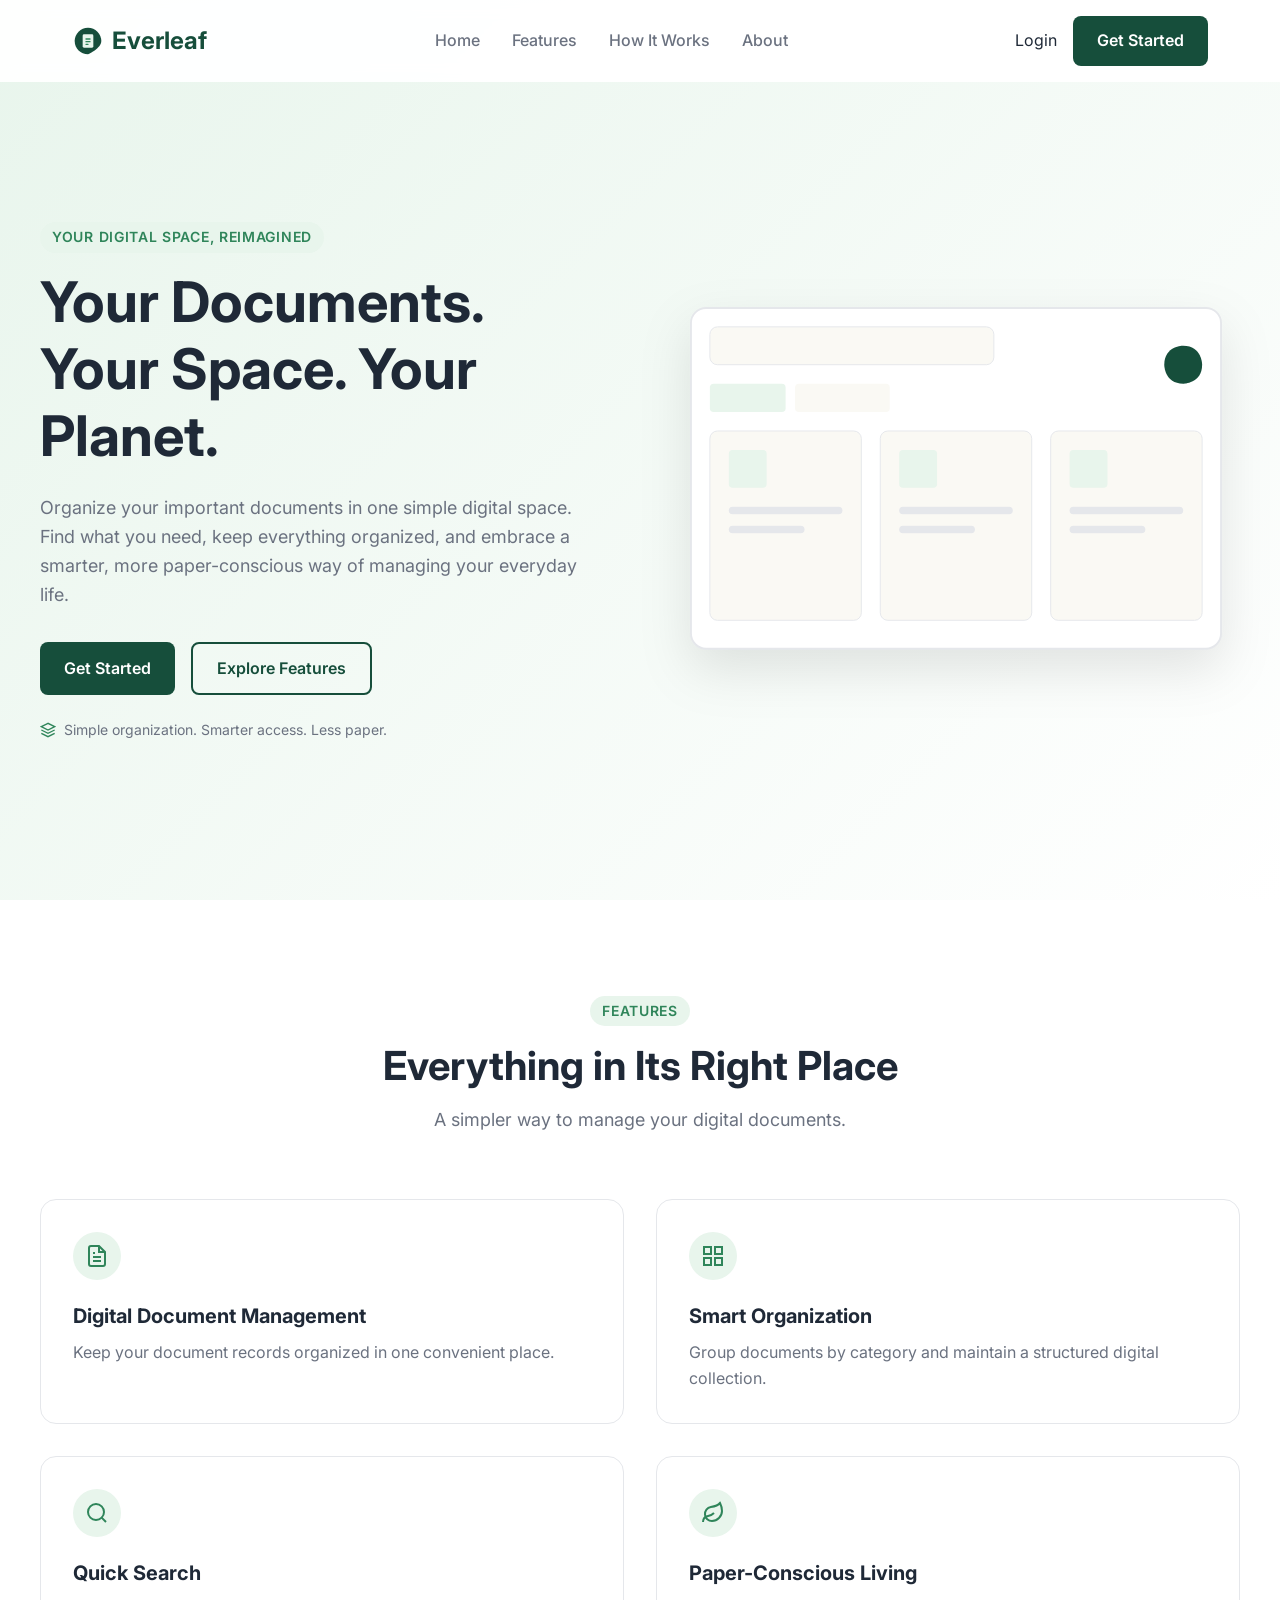
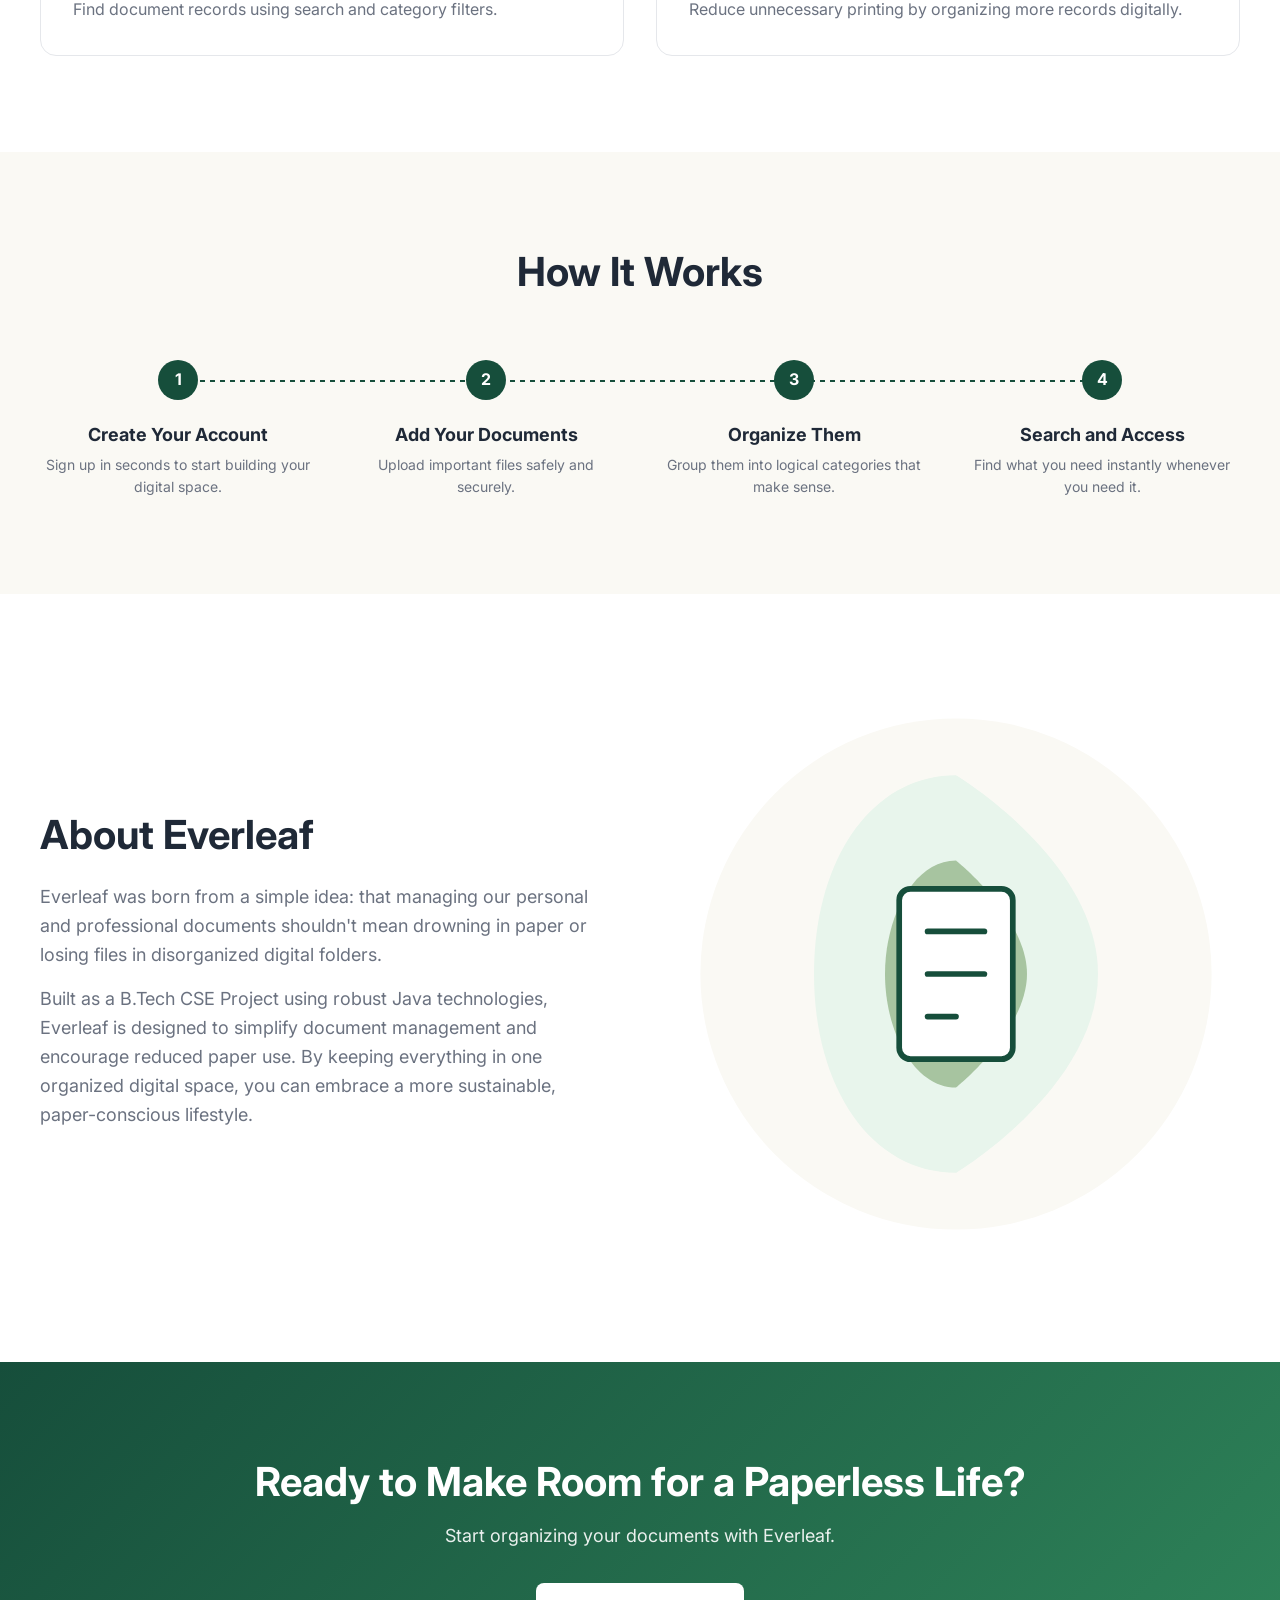
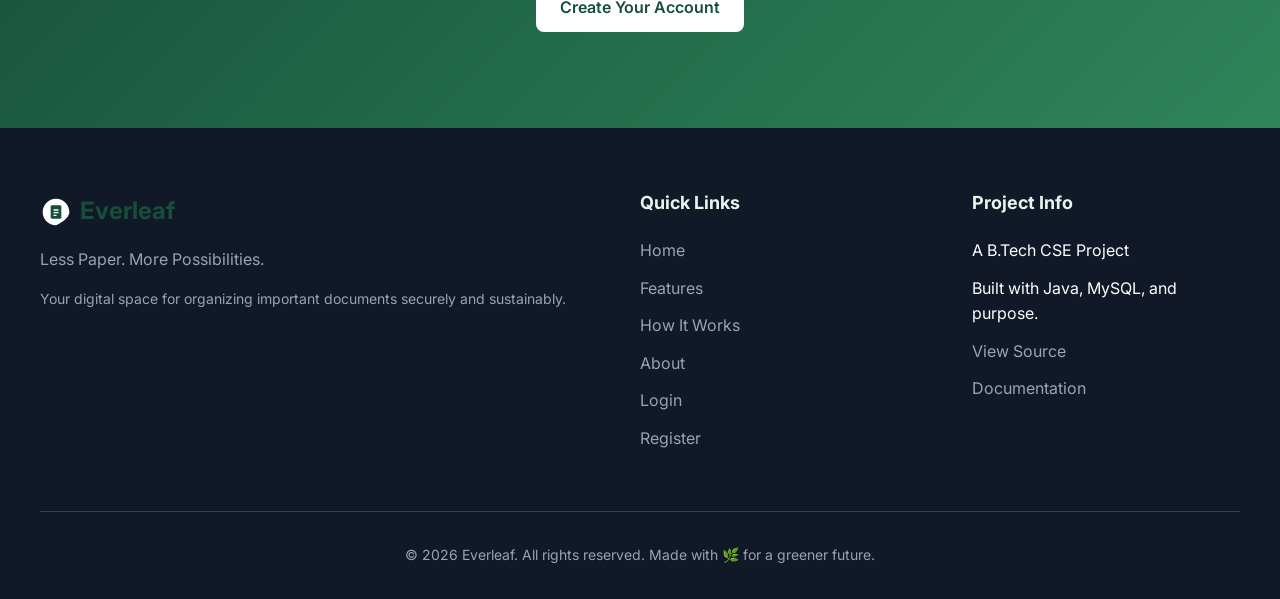
<file: src/main/webapp/index.html>
<!DOCTYPE html>
<html lang="en">
<head>
    <meta charset="UTF-8">
    <meta name="viewport" content="width=device-width, initial-scale=1.0">
    <title>Everleaf | Your Digital Space, Reimagined</title>
    <link rel="preconnect" href="https://fonts.googleapis.com">
    <link rel="preconnect" href="https://fonts.gstatic.com" crossorigin>
    <link href="https://fonts.googleapis.com/css2?family=Inter:wght@400;500;600;700&display=swap" rel="stylesheet">
    <link rel="stylesheet" href="css/landing.css">
</head>
<body>

    <!-- Navigation -->
    <nav class="navbar">
        <div class="nav-container">
            <a href="#" class="nav-brand">
                <svg viewBox="0 0 48 48" fill="none" xmlns="http://www.w3.org/2000/svg">
                    <!-- Leaf background -->
                    <path d="M24 4C12.954 4 4 12.954 4 24C4 35.046 12.954 44 24 44C24 44 44 35.046 44 24C44 12.954 35.046 4 24 4Z" fill="#164E3B"/>
                    <!-- Document overlay -->
                    <rect x="16" y="14" width="16" height="20" rx="2" fill="#E8F5EC"/>
                    <!-- Lines in document -->
                    <rect x="20" y="20" width="8" height="2" rx="1" fill="#2F855A"/>
                    <rect x="20" y="24" width="8" height="2" rx="1" fill="#2F855A"/>
                    <rect x="20" y="28" width="5" height="2" rx="1" fill="#2F855A"/>
                </svg>
                Everleaf
            </a>
            
            <button class="mobile-menu-btn">
                <svg width="24" height="24" viewBox="0 0 24 24" fill="none" stroke="currentColor" stroke-width="2" stroke-linecap="round" stroke-linejoin="round">
                    <line x1="3" y1="12" x2="21" y2="12"></line>
                    <line x1="3" y1="6" x2="21" y2="6"></line>
                    <line x1="3" y1="18" x2="21" y2="18"></line>
                </svg>
            </button>

            <ul class="nav-links">
                <li><a href="#">Home</a></li>
                <li><a href="#features">Features</a></li>
                <li><a href="#how-it-works">How It Works</a></li>
                <li><a href="#about">About</a></li>
            </ul>

            <div class="nav-actions">
                <a href="/everleaf/login" class="login-link">Login</a>
                <a href="/everleaf/register" class="btn btn-primary">Get Started</a>
            </div>
        </div>
    </nav>

    <!-- Hero Section -->
    <header class="hero">
        <div class="hero-container">
            <div class="hero-content fade-in">
                <span class="pill">YOUR DIGITAL SPACE, REIMAGINED</span>
                <h1>Your Documents. Your Space. Your Planet.</h1>
                <p>Organize your important documents in one simple digital space. Find what you need, keep everything organized, and embrace a smarter, more paper-conscious way of managing your everyday life.</p>
                <div class="hero-actions">
                    <a href="/everleaf/register" class="btn btn-primary">Get Started</a>
                    <a href="#features" class="btn btn-secondary">Explore Features</a>
                </div>
                <div class="hero-note">
                    <svg width="16" height="16" viewBox="0 0 24 24" fill="none" stroke="#2F855A" stroke-width="2">
                        <path d="M12 2L2 7l10 5 10-5-10-5zM2 17l10 5 10-5M2 12l10 5 10-5"/>
                    </svg>
                    Simple organization. Smarter access. Less paper.
                </div>
            </div>
            
            <div class="hero-image fade-in">
                <svg viewBox="0 0 600 400" fill="none" xmlns="http://www.w3.org/2000/svg">
                    <!-- Dashboard window -->
                    <rect x="20" y="20" width="560" height="360" rx="16" fill="white" stroke="#E5E7EB" stroke-width="2"/>
                    <!-- Search bar -->
                    <rect x="40" y="40" width="300" height="40" rx="8" fill="#FAF9F4" stroke="#E5E7EB"/>
                    <!-- Tabs -->
                    <rect x="40" y="100" width="80" height="30" rx="4" fill="#E8F5EC"/>
                    <rect x="130" y="100" width="100" height="30" rx="4" fill="#FAF9F4"/>
                    <!-- Document cards -->
                    <rect x="40" y="150" width="160" height="200" rx="8" fill="#FAF9F4" stroke="#E5E7EB"/>
                    <rect x="220" y="150" width="160" height="200" rx="8" fill="#FAF9F4" stroke="#E5E7EB"/>
                    <rect x="400" y="150" width="160" height="200" rx="8" fill="#FAF9F4" stroke="#E5E7EB"/>
                    <!-- Card contents -->
                    <rect x="60" y="170" width="40" height="40" rx="4" fill="#E8F5EC"/>
                    <rect x="60" y="230" width="120" height="8" rx="4" fill="#E5E7EB"/>
                    <rect x="60" y="250" width="80" height="8" rx="4" fill="#E5E7EB"/>

                    <rect x="240" y="170" width="40" height="40" rx="4" fill="#E8F5EC"/>
                    <rect x="240" y="230" width="120" height="8" rx="4" fill="#E5E7EB"/>
                    <rect x="240" y="250" width="80" height="8" rx="4" fill="#E5E7EB"/>
                    
                    <rect x="420" y="170" width="40" height="40" rx="4" fill="#E8F5EC"/>
                    <rect x="420" y="230" width="120" height="8" rx="4" fill="#E5E7EB"/>
                    <rect x="420" y="250" width="80" height="8" rx="4" fill="#E5E7EB"/>
                    
                    <!-- Small leaf accent -->
                    <path d="M540 60C540 60 520 60 520 80C520 80 520 100 540 100C540 100 560 100 560 80C560 80 560 60 540 60Z" fill="#164E3B"/>
                </svg>
            </div>
        </div>
    </header>

    <!-- Features Section -->
    <section id="features" class="features">
        <div class="section-header fade-in">
            <span class="pill">FEATURES</span>
            <h2>Everything in Its Right Place</h2>
            <p>A simpler way to manage your digital documents.</p>
        </div>

        <div class="features-grid">
            <div class="feature-card fade-in">
                <div class="feature-icon">
                    <svg width="24" height="24" viewBox="0 0 24 24" fill="none" stroke="currentColor" stroke-width="2">
                        <path d="M14 2H6a2 2 0 0 0-2 2v16a2 2 0 0 0 2 2h12a2 2 0 0 0 2-2V8z"></path>
                        <polyline points="14 2 14 8 20 8"></polyline>
                        <line x1="16" y1="13" x2="8" y2="13"></line>
                        <line x1="16" y1="17" x2="8" y2="17"></line>
                        <polyline points="10 9 9 9 8 9"></polyline>
                    </svg>
                </div>
                <h3>Digital Document Management</h3>
                <p>Keep your document records organized in one convenient place.</p>
            </div>

            <div class="feature-card fade-in">
                <div class="feature-icon">
                    <svg width="24" height="24" viewBox="0 0 24 24" fill="none" stroke="currentColor" stroke-width="2">
                        <rect x="3" y="3" width="7" height="7"></rect>
                        <rect x="14" y="3" width="7" height="7"></rect>
                        <rect x="14" y="14" width="7" height="7"></rect>
                        <rect x="3" y="14" width="7" height="7"></rect>
                    </svg>
                </div>
                <h3>Smart Organization</h3>
                <p>Group documents by category and maintain a structured digital collection.</p>
            </div>

            <div class="feature-card fade-in">
                <div class="feature-icon">
                    <svg width="24" height="24" viewBox="0 0 24 24" fill="none" stroke="currentColor" stroke-width="2">
                        <circle cx="11" cy="11" r="8"></circle>
                        <line x1="21" y1="21" x2="16.65" y2="16.65"></line>
                    </svg>
                </div>
                <h3>Quick Search</h3>
                <p>Find document records using search and category filters.</p>
            </div>

            <div class="feature-card fade-in">
                <div class="feature-icon">
                    <svg width="24" height="24" viewBox="0 0 24 24" fill="none" stroke="currentColor" stroke-width="2">
                        <path d="M11 20A7 7 0 0 1 9.8 6.1C15.5 5 17 4.48 19 2c1 2 2 4.18 2 8 0 5.5-4.78 10-10 10Z"></path>
                        <path d="M2 21c0-3 1.85-5.36 5.08-6C9.5 14.52 12 13 13 12"></path>
                    </svg>
                </div>
                <h3>Paper-Conscious Living</h3>
                <p>Reduce unnecessary printing by organizing more records digitally.</p>
            </div>
        </div>
    </section>

    <!-- How It Works Section -->
    <section id="how-it-works" class="how-it-works">
        <div class="section-header fade-in">
            <h2>How It Works</h2>
        </div>

        <div class="steps-container">
            <div class="step fade-in">
                <div class="step-number">1</div>
                <h4>Create Your Account</h4>
                <p>Sign up in seconds to start building your digital space.</p>
            </div>
            <div class="step fade-in">
                <div class="step-number">2</div>
                <h4>Add Your Documents</h4>
                <p>Upload important files safely and securely.</p>
            </div>
            <div class="step fade-in">
                <div class="step-number">3</div>
                <h4>Organize Them</h4>
                <p>Group them into logical categories that make sense.</p>
            </div>
            <div class="step fade-in">
                <div class="step-number">4</div>
                <h4>Search and Access</h4>
                <p>Find what you need instantly whenever you need it.</p>
            </div>
        </div>
    </section>

    <!-- About Section -->
    <section id="about" class="about">
        <div class="about-container">
            <div class="about-content fade-in">
                <h2>About Everleaf</h2>
                <p>Everleaf was born from a simple idea: that managing our personal and professional documents shouldn't mean drowning in paper or losing files in disorganized digital folders.</p>
                <p>Built as a B.Tech CSE Project using robust Java technologies, Everleaf is designed to simplify document management and encourage reduced paper use. By keeping everything in one organized digital space, you can embrace a more sustainable, paper-conscious lifestyle.</p>
            </div>
            <div class="about-image fade-in">
                <svg viewBox="0 0 400 400" fill="none" xmlns="http://www.w3.org/2000/svg">
                    <circle cx="200" cy="200" r="180" fill="#FAF9F4"/>
                    <path d="M200 60C140 60 100 120 100 200C100 280 140 340 200 340C200 340 300 280 300 200C300 120 200 60 200 60Z" fill="#E8F5EC"/>
                    <path d="M200 120C170 120 150 160 150 200C150 240 170 280 200 280C200 280 250 240 250 200C250 160 200 120 200 120Z" fill="#A7C4A0"/>
                    <rect x="160" y="140" width="80" height="120" rx="8" fill="white" stroke="#164E3B" stroke-width="4"/>
                    <line x1="180" y1="170" x2="220" y2="170" stroke="#164E3B" stroke-width="4" stroke-linecap="round"/>
                    <line x1="180" y1="200" x2="220" y2="200" stroke="#164E3B" stroke-width="4" stroke-linecap="round"/>
                    <line x1="180" y1="230" x2="200" y2="230" stroke="#164E3B" stroke-width="4" stroke-linecap="round"/>
                </svg>
            </div>
        </div>
    </section>

    <!-- CTA Section -->
    <section class="cta fade-in">
        <div class="cta-container">
            <h2>Ready to Make Room for a Paperless Life?</h2>
            <p>Start organizing your documents with Everleaf.</p>
            <a href="/everleaf/register" class="btn btn-primary">Create Your Account</a>
        </div>
    </section>

    <!-- Footer -->
    <footer>
        <div class="footer-container">
            <div class="footer-col footer-brand-col">
                <a href="#" class="nav-brand footer-brand">
                    <svg viewBox="0 0 48 48" fill="none" xmlns="http://www.w3.org/2000/svg">
                        <!-- Leaf background -->
                        <path d="M24 4C12.954 4 4 12.954 4 24C4 35.046 12.954 44 24 44C24 44 44 35.046 44 24C44 12.954 35.046 4 24 4Z" fill="#FFFFFF"/>
                        <!-- Document overlay -->
                        <rect x="16" y="14" width="16" height="20" rx="2" fill="#164E3B"/>
                        <!-- Lines in document -->
                        <rect x="20" y="20" width="8" height="2" rx="1" fill="#FFFFFF"/>
                        <rect x="20" y="24" width="8" height="2" rx="1" fill="#FFFFFF"/>
                        <rect x="20" y="28" width="5" height="2" rx="1" fill="#FFFFFF"/>
                    </svg>
                    Everleaf
                </a>
                <p style="color: #9CA3AF; margin-bottom: 1rem;">Less Paper. More Possibilities.</p>
                <p style="color: #9CA3AF; font-size: 0.875rem;">Your digital space for organizing important documents securely and sustainably.</p>
            </div>
            
            <div class="footer-col">
                <h5>Quick Links</h5>
                <ul class="footer-links">
                    <li><a href="#">Home</a></li>
                    <li><a href="#features">Features</a></li>
                    <li><a href="#how-it-works">How It Works</a></li>
                    <li><a href="#about">About</a></li>
                    <li><a href="/everleaf/login">Login</a></li>
                    <li><a href="/everleaf/register">Register</a></li>
                </ul>
            </div>
            
            <div class="footer-col">
                <h5>Project Info</h5>
                <ul class="footer-links">
                    <li>A B.Tech CSE Project</li>
                    <li>Built with Java, MySQL, and purpose.</li>
                    <li><a href="#">View Source</a></li>
                    <li><a href="#">Documentation</a></li>
                </ul>
            </div>
        </div>
        
        <div class="footer-bottom">
            <p>© 2026 Everleaf. All rights reserved. Made with 🌿 for a greener future.</p>
        </div>
    </footer>

    <script src="js/landing.js"></script>
</body>
</html>
</file>
<file: src/main/webapp/css/landing.css>
:root {
  --forest-green: #164E3B;
  --everleaf-green: #2F855A;
  --sage-green: #A7C4A0;
  --pale-mint: #E8F5EC;
  --warm-cream: #FAF9F4;
  --white: #FFFFFF;
  --dark-text: #1F2937;
  --secondary-text: #6B7280;
  --border: #E5E7EB;
  --font-main: 'Inter', -apple-system, BlinkMacSystemFont, 'Segoe UI', sans-serif;
}

* {
  margin: 0;
  padding: 0;
  box-sizing: border-box;
}

html {
  scroll-behavior: smooth;
  font-family: var(--font-main);
}

body {
  color: var(--dark-text);
  line-height: 1.6;
  overflow-x: hidden;
}

a {
  text-decoration: none;
  color: inherit;
}

ul {
  list-style: none;
}

/* Typography */
h1, h2, h3, h4, h5, h6 {
  font-weight: 700;
  line-height: 1.2;
}

.pill {
  display: inline-block;
  padding: 0.25rem 0.75rem;
  background: var(--pale-mint);
  color: var(--everleaf-green);
  border-radius: 9999px;
  font-size: 0.875rem;
  font-weight: 600;
  text-transform: uppercase;
  letter-spacing: 0.05em;
  margin-bottom: 1rem;
}

/* Buttons */
.btn {
  display: inline-flex;
  align-items: center;
  justify-content: center;
  padding: 0.75rem 1.5rem;
  border-radius: 0.5rem;
  font-weight: 600;
  transition: all 0.3s ease;
  cursor: pointer;
  border: none;
}

.btn-primary {
  background-color: var(--forest-green);
  color: var(--white);
}

.btn-primary:hover {
  background-color: var(--everleaf-green);
  transform: translateY(-2px);
  box-shadow: 0 4px 6px -1px rgba(0, 0, 0, 0.1);
}

.btn-secondary {
  background-color: transparent;
  color: var(--forest-green);
  border: 2px solid var(--forest-green);
}

.btn-secondary:hover {
  background-color: var(--forest-green);
  color: var(--white);
  transform: translateY(-2px);
}

/* Navbar */
.navbar {
  position: fixed;
  top: 0;
  left: 0;
  width: 100%;
  background-color: rgba(255, 255, 255, 0.95);
  backdrop-filter: blur(8px);
  z-index: 1000;
  transition: box-shadow 0.3s ease;
}

.navbar.scrolled {
  box-shadow: 0 4px 6px -1px rgba(0, 0, 0, 0.05);
}

.nav-container {
  max-width: 1200px;
  margin: 0 auto;
  padding: 1rem 2rem;
  display: flex;
  justify-content: space-between;
  align-items: center;
}

.nav-brand {
  display: flex;
  align-items: center;
  gap: 0.5rem;
  font-size: 1.5rem;
  font-weight: 700;
  color: var(--forest-green);
}

.nav-brand svg {
  width: 32px;
  height: 32px;
}

.nav-links {
  display: flex;
  align-items: center;
  gap: 2rem;
}

.nav-links a {
  color: var(--secondary-text);
  font-weight: 500;
  transition: color 0.3s ease;
}

.nav-links a:hover {
  color: var(--forest-green);
}

.nav-actions {
  display: flex;
  align-items: center;
  gap: 1rem;
}

.mobile-menu-btn {
  display: none;
  background: none;
  border: none;
  font-size: 1.5rem;
  color: var(--dark-text);
  cursor: pointer;
}

/* Hero Section */
.hero {
  padding: 8rem 2rem 4rem;
  background: linear-gradient(135deg, var(--pale-mint) 0%, var(--white) 100%);
  min-height: 100vh;
  display: flex;
  align-items: center;
}

.hero-container {
  max-width: 1200px;
  margin: 0 auto;
  display: grid;
  grid-template-columns: 1fr 1fr;
  gap: 4rem;
  align-items: center;
}

.hero-content h1 {
  font-size: 3.5rem;
  margin-bottom: 1.5rem;
  color: var(--dark-text);
}

.hero-content p {
  font-size: 1.125rem;
  color: var(--secondary-text);
  margin-bottom: 2rem;
}

.hero-actions {
  display: flex;
  gap: 1rem;
  margin-bottom: 1.5rem;
}

.hero-note {
  font-size: 0.875rem;
  color: var(--secondary-text);
  display: flex;
  align-items: center;
  gap: 0.5rem;
}

.hero-image svg {
  width: 100%;
  height: auto;
  filter: drop-shadow(0 20px 25px rgba(0, 0, 0, 0.1));
}

/* Features */
.features {
  padding: 6rem 2rem;
  background-color: var(--white);
  text-align: center;
}

.section-header {
  max-width: 600px;
  margin: 0 auto 4rem;
}

.section-header h2 {
  font-size: 2.5rem;
  margin-bottom: 1rem;
}

.section-header p {
  color: var(--secondary-text);
  font-size: 1.125rem;
}

.features-grid {
  max-width: 1200px;
  margin: 0 auto;
  display: grid;
  grid-template-columns: repeat(2, 1fr);
  gap: 2rem;
}

.feature-card {
  padding: 2rem;
  background: var(--white);
  border: 1px solid var(--border);
  border-radius: 1rem;
  text-align: left;
  transition: all 0.3s ease;
}

.feature-card:hover {
  transform: translateY(-5px);
  box-shadow: 0 10px 15px -3px rgba(0, 0, 0, 0.1);
}

.feature-icon {
  width: 48px;
  height: 48px;
  background: var(--pale-mint);
  border-radius: 50%;
  display: flex;
  align-items: center;
  justify-content: center;
  margin-bottom: 1.5rem;
  color: var(--everleaf-green);
}

.feature-card h3 {
  font-size: 1.25rem;
  margin-bottom: 0.75rem;
}

.feature-card p {
  color: var(--secondary-text);
}

/* How It Works */
.how-it-works {
  padding: 6rem 2rem;
  background-color: var(--warm-cream);
  text-align: center;
}

.steps-container {
  max-width: 1200px;
  margin: 4rem auto 0;
  display: grid;
  grid-template-columns: repeat(4, 1fr);
  gap: 2rem;
  position: relative;
}

.step {
  position: relative;
  z-index: 1;
}

.step-number {
  width: 40px;
  height: 40px;
  background: var(--forest-green);
  color: var(--white);
  border-radius: 50%;
  display: flex;
  align-items: center;
  justify-content: center;
  font-weight: 700;
  margin: 0 auto 1.5rem;
  position: relative;
}

.steps-container::before {
  content: '';
  position: absolute;
  top: 20px;
  left: 12.5%;
  right: 12.5%;
  height: 2px;
  background-image: linear-gradient(to right, var(--forest-green) 50%, transparent 50%);
  background-size: 10px 2px;
  background-repeat: repeat-x;
  z-index: 0;
}

.step h4 {
  font-size: 1.125rem;
  margin-bottom: 0.5rem;
}

.step p {
  color: var(--secondary-text);
  font-size: 0.875rem;
}

/* About */
.about {
  padding: 6rem 2rem;
  background-color: var(--white);
}

.about-container {
  max-width: 1200px;
  margin: 0 auto;
  display: grid;
  grid-template-columns: 1fr 1fr;
  gap: 4rem;
  align-items: center;
}

.about-content h2 {
  font-size: 2.5rem;
  margin-bottom: 1.5rem;
}

.about-content p {
  color: var(--secondary-text);
  margin-bottom: 1rem;
  font-size: 1.125rem;
}

/* CTA */
.cta {
  padding: 6rem 2rem;
  background: linear-gradient(135deg, var(--forest-green) 0%, var(--everleaf-green) 100%);
  color: var(--white);
  text-align: center;
}

.cta-container {
  max-width: 800px;
  margin: 0 auto;
}

.cta h2 {
  font-size: 2.5rem;
  margin-bottom: 1rem;
}

.cta p {
  font-size: 1.125rem;
  margin-bottom: 2rem;
  opacity: 0.9;
}

.cta .btn {
  background-color: var(--white);
  color: var(--forest-green);
}

.cta .btn:hover {
  background-color: var(--pale-mint);
}

/* Footer */
footer {
  background-color: #111827;
  color: var(--white);
  padding: 4rem 2rem 2rem;
}

.footer-container {
  max-width: 1200px;
  margin: 0 auto;
  display: grid;
  grid-template-columns: 2fr 1fr 1fr;
  gap: 4rem;
  margin-bottom: 3rem;
}

.footer-brand {
  margin-bottom: 1rem;
}

.footer-brand .nav-brand {
  color: var(--white);
}

.footer-col h5 {
  font-size: 1.125rem;
  margin-bottom: 1.5rem;
  color: var(--pale-mint);
}

.footer-links li {
  margin-bottom: 0.75rem;
}

.footer-links a {
  color: #9CA3AF;
  transition: color 0.3s;
}

.footer-links a:hover {
  color: var(--white);
}

.footer-bottom {
  max-width: 1200px;
  margin: 0 auto;
  padding-top: 2rem;
  border-top: 1px solid #374151;
  text-align: center;
  color: #9CA3AF;
  font-size: 0.875rem;
}

/* Animations */
.fade-in {
  opacity: 0;
  transform: translateY(20px);
  transition: opacity 0.6s ease, transform 0.6s ease;
}

.fade-in.visible {
  opacity: 1;
  transform: translateY(0);
}

/* Responsive */
@media (max-width: 768px) {
  .hero-container {
    grid-template-columns: 1fr;
    text-align: center;
  }
  
  .hero-actions {
    justify-content: center;
  }
  
  .hero-note {
    justify-content: center;
  }
  
  .hero h1 {
    font-size: 2.5rem;
  }
  
  .features-grid {
    grid-template-columns: 1fr;
  }
  
  .steps-container {
    grid-template-columns: 1fr;
    gap: 3rem;
  }
  
  .steps-container::before {
    display: none;
  }
  
  .about-container {
    grid-template-columns: 1fr;
    text-align: center;
  }
  
  .footer-container {
    grid-template-columns: 1fr;
    gap: 2rem;
  }
  
  .nav-links, .nav-actions {
    display: none;
  }
  
  .mobile-menu-btn {
    display: block;
  }

  .nav-links.active, .nav-actions.active {
    display: flex;
    flex-direction: column;
    position: absolute;
    top: 100%;
    left: 0;
    width: 100%;
    background: var(--white);
    padding: 1rem;
    box-shadow: 0 4px 6px -1px rgba(0, 0, 0, 0.1);
  }
  
  .nav-actions.active {
    top: calc(100% + 150px);
    box-shadow: 0 4px 6px -1px rgba(0, 0, 0, 0.1);
    padding-bottom: 1.5rem;
  }
}
</file>
